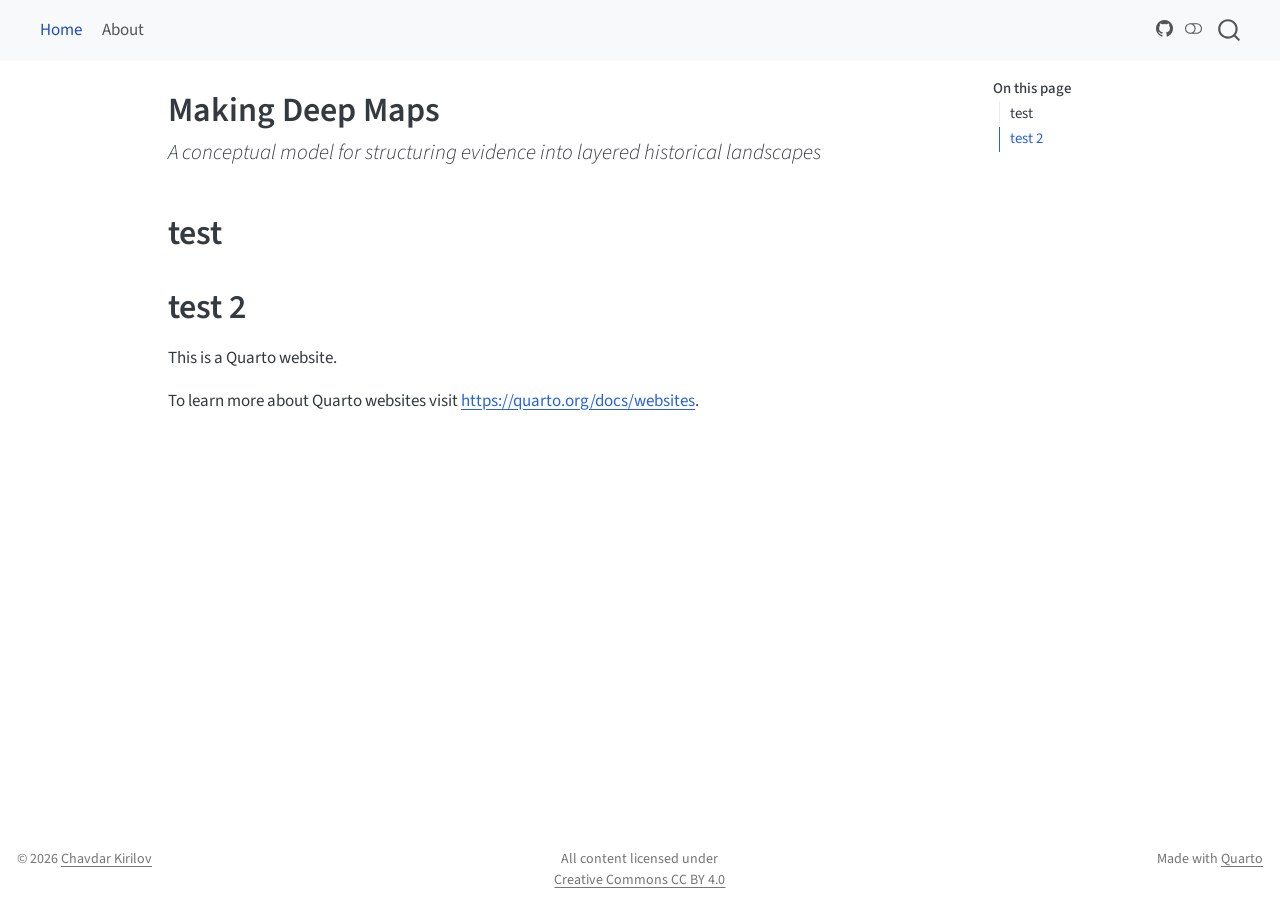
<file: index.html>
<!DOCTYPE html>
<html xmlns="http://www.w3.org/1999/xhtml" lang="en" xml:lang="en"><head>

<meta charset="utf-8">
<meta name="generator" content="quarto-1.9.38">

<meta name="viewport" content="width=device-width, initial-scale=1.0, user-scalable=yes">


<title>Making Deep Maps</title>
<style>
/* Default styles provided by pandoc.
** See https://pandoc.org/MANUAL.html#variables-for-html for config info.
*/
code{white-space: pre-wrap;}
span.smallcaps{font-variant: small-caps;}
div.columns{display: flex; gap: min(4vw, 1.5em);}
div.column{flex: auto; overflow-x: auto;}
div.hanging-indent{margin-left: 1.5em; text-indent: -1.5em;}
ul.task-list{list-style: none;}
ul.task-list li input[type="checkbox"] {
  width: 0.8em;
  margin: 0 0.8em 0.2em -1em; /* quarto-specific, see https://github.com/quarto-dev/quarto-cli/issues/4556 */ 
  vertical-align: middle;
}
</style>


<script src="site_libs/quarto-nav/quarto-nav.js"></script>
<script src="site_libs/quarto-nav/headroom.min.js"></script>
<script src="site_libs/clipboard/clipboard.min.js"></script>
<script src="site_libs/quarto-search/autocomplete.umd.js"></script>
<script src="site_libs/quarto-search/fuse.min.js"></script>
<script src="site_libs/quarto-search/quarto-search.js"></script>
<meta name="quarto:offset" content="./">
<script src="site_libs/quarto-html/quarto.js" type="module"></script>
<script src="site_libs/quarto-html/tabsets/tabsets.js" type="module"></script>
<script src="site_libs/quarto-html/popper.min.js"></script>
<script src="site_libs/quarto-html/tippy.umd.min.js"></script>
<script src="site_libs/quarto-html/anchor.min.js"></script>
<link href="site_libs/quarto-html/tippy.css" rel="stylesheet">
<link href="site_libs/quarto-html/quarto-syntax-highlighting-15634bcf2e68342d4ad2dfa704d543f6.css" rel="stylesheet" class="quarto-color-scheme" id="quarto-text-highlighting-styles">
<link href="site_libs/quarto-html/quarto-syntax-highlighting-dark-0a6b7249c26820e032cb0bd839ff02b1.css" rel="stylesheet" class="quarto-color-scheme quarto-color-alternate" id="quarto-text-highlighting-styles">
<link href="site_libs/quarto-html/quarto-syntax-highlighting-15634bcf2e68342d4ad2dfa704d543f6.css" rel="stylesheet" class="quarto-color-scheme-extra" id="quarto-text-highlighting-styles">
<script src="site_libs/bootstrap/bootstrap.min.js"></script>
<link href="site_libs/bootstrap/bootstrap-icons.css" rel="stylesheet">
<link href="site_libs/bootstrap/bootstrap-8a7168b59ae9a1f3c679c617d7b30f94.min.css" rel="stylesheet" append-hash="true" class="quarto-color-scheme" id="quarto-bootstrap" data-mode="light">
<link href="site_libs/bootstrap/bootstrap-dark-bc3d9bc43c00b896012be8439ec20814.min.css" rel="stylesheet" append-hash="true" class="quarto-color-scheme quarto-color-alternate" id="quarto-bootstrap" data-mode="dark">
<link href="site_libs/bootstrap/bootstrap-8a7168b59ae9a1f3c679c617d7b30f94.min.css" rel="stylesheet" append-hash="true" class="quarto-color-scheme-extra" id="quarto-bootstrap" data-mode="light">
<script id="quarto-search-options" type="application/json">{
  "location": "navbar",
  "copy-button": false,
  "collapse-after": 3,
  "panel-placement": "end",
  "type": "overlay",
  "limit": 50,
  "keyboard-shortcut": [
    "f",
    "/",
    "s"
  ],
  "show-item-context": false,
  "language": {
    "search-no-results-text": "No results",
    "search-matching-documents-text": "matching documents",
    "search-copy-link-title": "Copy link to search",
    "search-hide-matches-text": "Hide additional matches",
    "search-more-match-text": "more match in this document",
    "search-more-matches-text": "more matches in this document",
    "search-clear-button-title": "Clear",
    "search-text-placeholder": "",
    "search-detached-cancel-button-title": "Cancel",
    "search-submit-button-title": "Submit",
    "search-label": "Search"
  }
}</script>


<link rel="stylesheet" href="styles.css">
</head>

<body class="nav-fixed quarto-light"><script id="quarto-html-before-body" type="application/javascript">
    const toggleBodyColorMode = (bsSheetEl) => {
      const mode = bsSheetEl.getAttribute("data-mode");
      const bodyEl = window.document.querySelector("body");
      if (mode === "dark") {
        bodyEl.classList.add("quarto-dark");
        bodyEl.classList.remove("quarto-light");
      } else {
        bodyEl.classList.add("quarto-light");
        bodyEl.classList.remove("quarto-dark");
      }
    }
    const toggleBodyColorPrimary = () => {
      const bsSheetEl = window.document.querySelector("link#quarto-bootstrap:not([rel=disabled-stylesheet])");
      if (bsSheetEl) {
        toggleBodyColorMode(bsSheetEl);
      }
    }
    const setColorSchemeToggle = (alternate) => {
      const toggles = window.document.querySelectorAll('.quarto-color-scheme-toggle');
      for (let i=0; i < toggles.length; i++) {
        const toggle = toggles[i];
        if (toggle) {
          if (alternate) {
            toggle.classList.add("alternate");
          } else {
            toggle.classList.remove("alternate");
          }
        }
      }
    };
    const toggleColorMode = (alternate) => {
      // Switch the stylesheets
      const primaryStylesheets = window.document.querySelectorAll('link.quarto-color-scheme:not(.quarto-color-alternate)');
      const alternateStylesheets = window.document.querySelectorAll('link.quarto-color-scheme.quarto-color-alternate');
      manageTransitions('#quarto-margin-sidebar .nav-link', false);
      if (alternate) {
        // note: dark is layered on light, we don't disable primary!
        enableStylesheet(alternateStylesheets);
        for (const sheetNode of alternateStylesheets) {
          if (sheetNode.id === "quarto-bootstrap") {
            toggleBodyColorMode(sheetNode);
          }
        }
      } else {
        disableStylesheet(alternateStylesheets);
        enableStylesheet(primaryStylesheets)
        toggleBodyColorPrimary();
      }
      manageTransitions('#quarto-margin-sidebar .nav-link', true);
      // Switch the toggles
      setColorSchemeToggle(alternate)
      // Hack to workaround the fact that safari doesn't
      // properly recolor the scrollbar when toggling (#1455)
      if (navigator.userAgent.indexOf('Safari') > 0 && navigator.userAgent.indexOf('Chrome') == -1) {
        manageTransitions("body", false);
        window.scrollTo(0, 1);
        setTimeout(() => {
          window.scrollTo(0, 0);
          manageTransitions("body", true);
        }, 40);
      }
    }
    const disableStylesheet = (stylesheets) => {
      for (let i=0; i < stylesheets.length; i++) {
        const stylesheet = stylesheets[i];
        stylesheet.rel = 'disabled-stylesheet';
      }
    }
    const enableStylesheet = (stylesheets) => {
      for (let i=0; i < stylesheets.length; i++) {
        const stylesheet = stylesheets[i];
        if(stylesheet.rel !== 'stylesheet') { // for Chrome, which will still FOUC without this check
          stylesheet.rel = 'stylesheet';
        }
      }
    }
    const manageTransitions = (selector, allowTransitions) => {
      const els = window.document.querySelectorAll(selector);
      for (let i=0; i < els.length; i++) {
        const el = els[i];
        if (allowTransitions) {
          el.classList.remove('notransition');
        } else {
          el.classList.add('notransition');
        }
      }
    }
    const isFileUrl = () => {
      return window.location.protocol === 'file:';
    }
    const hasAlternateSentinel = () => {
      let styleSentinel = getColorSchemeSentinel();
      if (styleSentinel !== null) {
        return styleSentinel === "alternate";
      } else {
        return false;
      }
    }
    const setStyleSentinel = (alternate) => {
      const value = alternate ? "alternate" : "default";
      if (!isFileUrl()) {
        window.localStorage.setItem("quarto-color-scheme", value);
      } else {
        localAlternateSentinel = value;
      }
    }
    const getColorSchemeSentinel = () => {
      if (!isFileUrl()) {
        const storageValue = window.localStorage.getItem("quarto-color-scheme");
        return storageValue != null ? storageValue : localAlternateSentinel;
      } else {
        return localAlternateSentinel;
      }
    }
    const toggleGiscusIfUsed = (isAlternate, darkModeDefault) => {
      const baseTheme = document.querySelector('#giscus-base-theme')?.value ?? 'light';
      const alternateTheme = document.querySelector('#giscus-alt-theme')?.value ?? 'dark';
      let newTheme = '';
      if(authorPrefersDark) {
        newTheme = isAlternate ? baseTheme : alternateTheme;
      } else {
        newTheme = isAlternate ? alternateTheme : baseTheme;
      }
      const changeGiscusTheme = () => {
        // From: https://github.com/giscus/giscus/issues/336
        const sendMessage = (message) => {
          const iframe = document.querySelector('iframe.giscus-frame');
          if (!iframe) return;
          iframe.contentWindow.postMessage({ giscus: message }, 'https://giscus.app');
        }
        sendMessage({
          setConfig: {
            theme: newTheme
          }
        });
      }
      const isGiscussLoaded = window.document.querySelector('iframe.giscus-frame') !== null;
      if (isGiscussLoaded) {
        changeGiscusTheme();
      }
    };
    const authorPrefersDark = false;
    const darkModeDefault = authorPrefersDark;
      document.querySelector('link#quarto-text-highlighting-styles.quarto-color-scheme-extra').rel = 'disabled-stylesheet';
      document.querySelector('link#quarto-bootstrap.quarto-color-scheme-extra').rel = 'disabled-stylesheet';
    let localAlternateSentinel = darkModeDefault ? 'alternate' : 'default';
    // Dark / light mode switch
    window.quartoToggleColorScheme = () => {
      // Read the current dark / light value
      let toAlternate = !hasAlternateSentinel();
      toggleColorMode(toAlternate);
      setStyleSentinel(toAlternate);
      toggleGiscusIfUsed(toAlternate, darkModeDefault);
      window.dispatchEvent(new Event('resize'));
    };
    // Switch to dark mode if need be
    if (hasAlternateSentinel()) {
      toggleColorMode(true);
    } else {
      toggleColorMode(false);
    }
  </script>

<div id="quarto-search-results"></div>
  <header id="quarto-header" class="headroom fixed-top">
    <nav class="navbar navbar-expand-lg " data-bs-theme="dark">
      <div class="navbar-container container-fluid">
            <div id="quarto-search" class="" title="Search"></div>
          <button class="navbar-toggler" type="button" data-bs-toggle="collapse" data-bs-target="#navbarCollapse" aria-controls="navbarCollapse" role="menu" aria-expanded="false" aria-label="Toggle navigation" onclick="if (window.quartoToggleHeadroom) { window.quartoToggleHeadroom(); }">
  <span class="navbar-toggler-icon"></span>
</button>
          <div class="collapse navbar-collapse" id="navbarCollapse">
            <ul class="navbar-nav navbar-nav-scroll me-auto">
  <li class="nav-item">
    <a class="nav-link active" href="./index.html" aria-current="page"> 
<span class="menu-text">Home</span></a>
  </li>  
  <li class="nav-item">
    <a class="nav-link" href="./about.html"> 
<span class="menu-text">About</span></a>
  </li>  
</ul>
          </div> <!-- /navcollapse -->
            <div class="quarto-navbar-tools">
    <a href="https://github.com/deepmapping/deepmapping.github.io" title="" class="quarto-navigation-tool px-1" aria-label=""><i class="bi bi-github"></i></a>
  <a href="" class="quarto-color-scheme-toggle quarto-navigation-tool  px-1" onclick="window.quartoToggleColorScheme(); return false;" title="Toggle dark mode"><i class="bi"></i></a>
</div>
      </div> <!-- /container-fluid -->
    </nav>
</header>
<!-- content -->
<div id="quarto-content" class="quarto-container page-columns page-rows-contents page-layout-article page-navbar">
<!-- sidebar -->
<!-- margin-sidebar -->
    <div id="quarto-margin-sidebar" class="sidebar margin-sidebar">
        <nav id="TOC" role="doc-toc" class="toc-active">
    <h2 id="toc-title">On this page</h2>
   
  <ul>
  <li><a href="#test" id="toc-test" class="nav-link active" data-scroll-target="#test">test</a></li>
  <li><a href="#test-2" id="toc-test-2" class="nav-link" data-scroll-target="#test-2">test 2</a></li>
  </ul>
</nav>
    </div>
<!-- main -->
<main class="content" id="quarto-document-content">


<header id="title-block-header" class="quarto-title-block default">
<div class="quarto-title">
<h1 class="title">Making Deep Maps</h1>
<p class="subtitle lead"><em>A conceptual model for structuring evidence into layered historical landscapes</em></p>
</div>



<div class="quarto-title-meta">

    
  
    
  </div>
  


</header>


<section id="test" class="level1">
<h1>test</h1>
</section>
<section id="test-2" class="level1">
<h1>test 2</h1>
<p>This is a Quarto website.</p>
<p>To learn more about Quarto websites visit <a href="https://quarto.org/docs/websites" class="uri">https://quarto.org/docs/websites</a>.</p>


</section>

</main> <!-- /main -->
<script id="quarto-html-after-body" type="application/javascript">
  window.document.addEventListener("DOMContentLoaded", function (event) {
    // Ensure there is a toggle, if there isn't float one in the top right
    if (window.document.querySelector('.quarto-color-scheme-toggle') === null) {
      const a = window.document.createElement('a');
      a.classList.add('top-right');
      a.classList.add('quarto-color-scheme-toggle');
      a.href = "";
      a.onclick = function() { try { window.quartoToggleColorScheme(); } catch {} return false; };
      const i = window.document.createElement("i");
      i.classList.add('bi');
      a.appendChild(i);
      window.document.body.appendChild(a);
    }
    setColorSchemeToggle(hasAlternateSentinel())
    const icon = "";
    const anchorJS = new window.AnchorJS();
    anchorJS.options = {
      placement: 'right',
      icon: icon
    };
    anchorJS.add('.anchored');
    const isCodeAnnotation = (el) => {
      for (const clz of el.classList) {
        if (clz.startsWith('code-annotation-')) {                     
          return true;
        }
      }
      return false;
    }
    const onCopySuccess = function(e) {
      // button target
      const button = e.trigger;
      // don't keep focus
      button.blur();
      // flash "checked"
      button.classList.add('code-copy-button-checked');
      var currentTitle = button.getAttribute("title");
      button.setAttribute("title", "Copied!");
      let tooltip;
      if (window.bootstrap) {
        button.setAttribute("data-bs-toggle", "tooltip");
        button.setAttribute("data-bs-placement", "left");
        button.setAttribute("data-bs-title", "Copied!");
        tooltip = new bootstrap.Tooltip(button, 
          { trigger: "manual", 
            customClass: "code-copy-button-tooltip",
            offset: [0, -8]});
        tooltip.show();    
      }
      setTimeout(function() {
        if (tooltip) {
          tooltip.hide();
          button.removeAttribute("data-bs-title");
          button.removeAttribute("data-bs-toggle");
          button.removeAttribute("data-bs-placement");
        }
        button.setAttribute("title", currentTitle);
        button.classList.remove('code-copy-button-checked');
      }, 1000);
      // clear code selection
      e.clearSelection();
    }
    const getTextToCopy = function(trigger) {
      const outerScaffold = trigger.parentElement.cloneNode(true);
      const codeEl = outerScaffold.querySelector('code');
      for (const childEl of codeEl.children) {
        if (isCodeAnnotation(childEl)) {
          childEl.remove();
        }
      }
      return codeEl.innerText;
    }
    const clipboard = new window.ClipboardJS('.code-copy-button:not([data-in-quarto-modal])', {
      text: getTextToCopy
    });
    clipboard.on('success', onCopySuccess);
    if (window.document.getElementById('quarto-embedded-source-code-modal')) {
      const clipboardModal = new window.ClipboardJS('.code-copy-button[data-in-quarto-modal]', {
        text: getTextToCopy,
        container: window.document.getElementById('quarto-embedded-source-code-modal')
      });
      clipboardModal.on('success', onCopySuccess);
    }
      var localhostRegex = new RegExp(/^(?:http|https):\/\/localhost\:?[0-9]*\//);
      var mailtoRegex = new RegExp(/^mailto:/);
        var filterRegex = new RegExp("https:\/\/deepmapping\.github\.io\/");
      var isInternal = (href) => {
          return filterRegex.test(href) || localhostRegex.test(href) || mailtoRegex.test(href);
      }
      // Inspect non-navigation links and adorn them if external
     var links = window.document.querySelectorAll('a[href]:not(.nav-link):not(.navbar-brand):not(.toc-action):not(.sidebar-link):not(.sidebar-item-toggle):not(.pagination-link):not(.no-external):not([aria-hidden]):not(.dropdown-item):not(.quarto-navigation-tool):not(.about-link)');
      for (var i=0; i<links.length; i++) {
        const link = links[i];
        if (!isInternal(link.href)) {
          // undo the damage that might have been done by quarto-nav.js in the case of
          // links that we want to consider external
          if (link.dataset.originalHref !== undefined) {
            link.href = link.dataset.originalHref;
          }
        }
      }
    function tippyHover(el, contentFn, onTriggerFn, onUntriggerFn) {
      const config = {
        allowHTML: true,
        maxWidth: 500,
        delay: 100,
        arrow: false,
        appendTo: function(el) {
            return el.parentElement;
        },
        interactive: true,
        interactiveBorder: 10,
        theme: 'quarto',
        placement: 'bottom-start',
      };
      if (contentFn) {
        config.content = contentFn;
      }
      if (onTriggerFn) {
        config.onTrigger = onTriggerFn;
      }
      if (onUntriggerFn) {
        config.onUntrigger = onUntriggerFn;
      }
      window.tippy(el, config); 
    }
    const noterefs = window.document.querySelectorAll('a[role="doc-noteref"]');
    for (var i=0; i<noterefs.length; i++) {
      const ref = noterefs[i];
      tippyHover(ref, function() {
        // use id or data attribute instead here
        let href = ref.getAttribute('data-footnote-href') || ref.getAttribute('href');
        try { href = new URL(href).hash; } catch {}
        const id = href.replace(/^#\/?/, "");
        const note = window.document.getElementById(id);
        if (note) {
          return note.innerHTML;
        } else {
          return "";
        }
      });
    }
    const xrefs = window.document.querySelectorAll('a.quarto-xref');
    const processXRef = (id, note) => {
      // Strip column container classes
      const stripColumnClz = (el) => {
        el.classList.remove("page-full", "page-columns");
        if (el.children) {
          for (const child of el.children) {
            stripColumnClz(child);
          }
        }
      }
      stripColumnClz(note)
      if (id === null || id.startsWith('sec-')) {
        // Special case sections, only their first couple elements
        const container = document.createElement("div");
        if (note.children && note.children.length > 2) {
          container.appendChild(note.children[0].cloneNode(true));
          for (let i = 1; i < note.children.length; i++) {
            const child = note.children[i];
            if (child.tagName === "P" && child.innerText === "") {
              continue;
            } else {
              container.appendChild(child.cloneNode(true));
              break;
            }
          }
          if (window.Quarto?.typesetMath) {
            window.Quarto.typesetMath(container);
          }
          return container.innerHTML
        } else {
          if (window.Quarto?.typesetMath) {
            window.Quarto.typesetMath(note);
          }
          return note.innerHTML;
        }
      } else {
        // Remove any anchor links if they are present
        const anchorLink = note.querySelector('a.anchorjs-link');
        if (anchorLink) {
          anchorLink.remove();
        }
        if (window.Quarto?.typesetMath) {
          window.Quarto.typesetMath(note);
        }
        if (note.classList.contains("callout")) {
          return note.outerHTML;
        } else {
          return note.innerHTML;
        }
      }
    }
    for (var i=0; i<xrefs.length; i++) {
      const xref = xrefs[i];
      tippyHover(xref, undefined, function(instance) {
        instance.disable();
        let url = xref.getAttribute('href');
        let hash = undefined; 
        if (url.startsWith('#')) {
          hash = url;
        } else {
          try { hash = new URL(url).hash; } catch {}
        }
        if (hash) {
          const id = hash.replace(/^#\/?/, "");
          const note = window.document.getElementById(id);
          if (note !== null) {
            try {
              const html = processXRef(id, note.cloneNode(true));
              instance.setContent(html);
            } finally {
              instance.enable();
              instance.show();
            }
          } else {
            // See if we can fetch this
            fetch(url.split('#')[0])
            .then(res => res.text())
            .then(html => {
              const parser = new DOMParser();
              const htmlDoc = parser.parseFromString(html, "text/html");
              const note = htmlDoc.getElementById(id);
              if (note !== null) {
                const html = processXRef(id, note);
                instance.setContent(html);
              } 
            }).finally(() => {
              instance.enable();
              instance.show();
            });
          }
        } else {
          // See if we can fetch a full url (with no hash to target)
          // This is a special case and we should probably do some content thinning / targeting
          fetch(url)
          .then(res => res.text())
          .then(html => {
            const parser = new DOMParser();
            const htmlDoc = parser.parseFromString(html, "text/html");
            const note = htmlDoc.querySelector('main.content');
            if (note !== null) {
              // This should only happen for chapter cross references
              // (since there is no id in the URL)
              // remove the first header
              if (note.children.length > 0 && note.children[0].tagName === "HEADER") {
                note.children[0].remove();
              }
              const html = processXRef(null, note);
              instance.setContent(html);
            } 
          }).finally(() => {
            instance.enable();
            instance.show();
          });
        }
      }, function(instance) {
      });
    }
        let selectedAnnoteEl;
        const selectorForAnnotation = ( cell, annotation) => {
          let cellAttr = 'data-code-cell="' + cell + '"';
          let lineAttr = 'data-code-annotation="' +  annotation + '"';
          const selector = 'span[' + cellAttr + '][' + lineAttr + ']';
          return selector;
        }
        const selectCodeLines = (annoteEl) => {
          const doc = window.document;
          const targetCell = annoteEl.getAttribute("data-target-cell");
          const targetAnnotation = annoteEl.getAttribute("data-target-annotation");
          const annoteSpan = window.document.querySelector(selectorForAnnotation(targetCell, targetAnnotation));
          const lines = annoteSpan.getAttribute("data-code-lines").split(",");
          const lineIds = lines.map((line) => {
            return targetCell + "-" + line;
          })
          let top = null;
          let height = null;
          let parent = null;
          if (lineIds.length > 0) {
              //compute the position of the single el (top and bottom and make a div)
              const el = window.document.getElementById(lineIds[0]);
              top = el.offsetTop;
              height = el.offsetHeight;
              parent = el.parentElement.parentElement;
            if (lineIds.length > 1) {
              const lastEl = window.document.getElementById(lineIds[lineIds.length - 1]);
              const bottom = lastEl.offsetTop + lastEl.offsetHeight;
              height = bottom - top;
            }
            if (top !== null && height !== null && parent !== null) {
              // cook up a div (if necessary) and position it 
              let div = window.document.getElementById("code-annotation-line-highlight");
              if (div === null) {
                div = window.document.createElement("div");
                div.setAttribute("id", "code-annotation-line-highlight");
                div.style.position = 'absolute';
                parent.appendChild(div);
              }
              div.style.top = top - 2 + "px";
              div.style.height = height + 4 + "px";
              div.style.left = 0;
              let gutterDiv = window.document.getElementById("code-annotation-line-highlight-gutter");
              if (gutterDiv === null) {
                gutterDiv = window.document.createElement("div");
                gutterDiv.setAttribute("id", "code-annotation-line-highlight-gutter");
                gutterDiv.style.position = 'absolute';
                const codeCell = window.document.getElementById(targetCell);
                const gutter = codeCell.querySelector('.code-annotation-gutter');
                gutter.appendChild(gutterDiv);
              }
              gutterDiv.style.top = top - 2 + "px";
              gutterDiv.style.height = height + 4 + "px";
            }
            selectedAnnoteEl = annoteEl;
          }
        };
        const unselectCodeLines = () => {
          const elementsIds = ["code-annotation-line-highlight", "code-annotation-line-highlight-gutter"];
          elementsIds.forEach((elId) => {
            const div = window.document.getElementById(elId);
            if (div) {
              div.remove();
            }
          });
          selectedAnnoteEl = undefined;
        };
          // Handle positioning of the toggle
      window.addEventListener(
        "resize",
        throttle(() => {
          elRect = undefined;
          if (selectedAnnoteEl) {
            selectCodeLines(selectedAnnoteEl);
          }
        }, 10)
      );
      function throttle(fn, ms) {
      let throttle = false;
      let timer;
        return (...args) => {
          if(!throttle) { // first call gets through
              fn.apply(this, args);
              throttle = true;
          } else { // all the others get throttled
              if(timer) clearTimeout(timer); // cancel #2
              timer = setTimeout(() => {
                fn.apply(this, args);
                timer = throttle = false;
              }, ms);
          }
        };
      }
        // Attach click handler to the DT
        const annoteDls = window.document.querySelectorAll('dt[data-target-cell]');
        for (const annoteDlNode of annoteDls) {
          annoteDlNode.addEventListener('click', (event) => {
            const clickedEl = event.target;
            if (clickedEl !== selectedAnnoteEl) {
              unselectCodeLines();
              const activeEl = window.document.querySelector('dt[data-target-cell].code-annotation-active');
              if (activeEl) {
                activeEl.classList.remove('code-annotation-active');
              }
              selectCodeLines(clickedEl);
              clickedEl.classList.add('code-annotation-active');
            } else {
              // Unselect the line
              unselectCodeLines();
              clickedEl.classList.remove('code-annotation-active');
            }
          });
        }
    const findCites = (el) => {
      const parentEl = el.parentElement;
      if (parentEl) {
        const cites = parentEl.dataset.cites;
        if (cites) {
          return {
            el,
            cites: cites.split(' ')
          };
        } else {
          return findCites(el.parentElement)
        }
      } else {
        return undefined;
      }
    };
    var bibliorefs = window.document.querySelectorAll('a[role="doc-biblioref"]');
    for (var i=0; i<bibliorefs.length; i++) {
      const ref = bibliorefs[i];
      const citeInfo = findCites(ref);
      if (citeInfo) {
        tippyHover(citeInfo.el, function() {
          var popup = window.document.createElement('div');
          citeInfo.cites.forEach(function(cite) {
            var citeDiv = window.document.createElement('div');
            citeDiv.classList.add('hanging-indent');
            citeDiv.classList.add('csl-entry');
            var biblioDiv = window.document.getElementById('ref-' + cite);
            if (biblioDiv) {
              citeDiv.innerHTML = biblioDiv.innerHTML;
            }
            popup.appendChild(citeDiv);
          });
          return popup.innerHTML;
        });
      }
    }
  });
  </script>
</div> <!-- /content -->
<footer class="footer">
  <div class="nav-footer">
    <div class="nav-footer-left">
<p>© 2026 <a href="https://orcid.org/0000-0003-3017-0636">Chavdar Kirilov</a></p>
</div>   
    <div class="nav-footer-center">
<p>All content licensed under<br><a href="https://creativecommons.org/licenses/by/4.0/">Creative Commons CC BY 4.0</a></p>
</div>
    <div class="nav-footer-right">
<p>Made with <a href="https://quarto.org">Quarto</a></p>
</div>
  </div>
</footer>




</body></html>
</file>
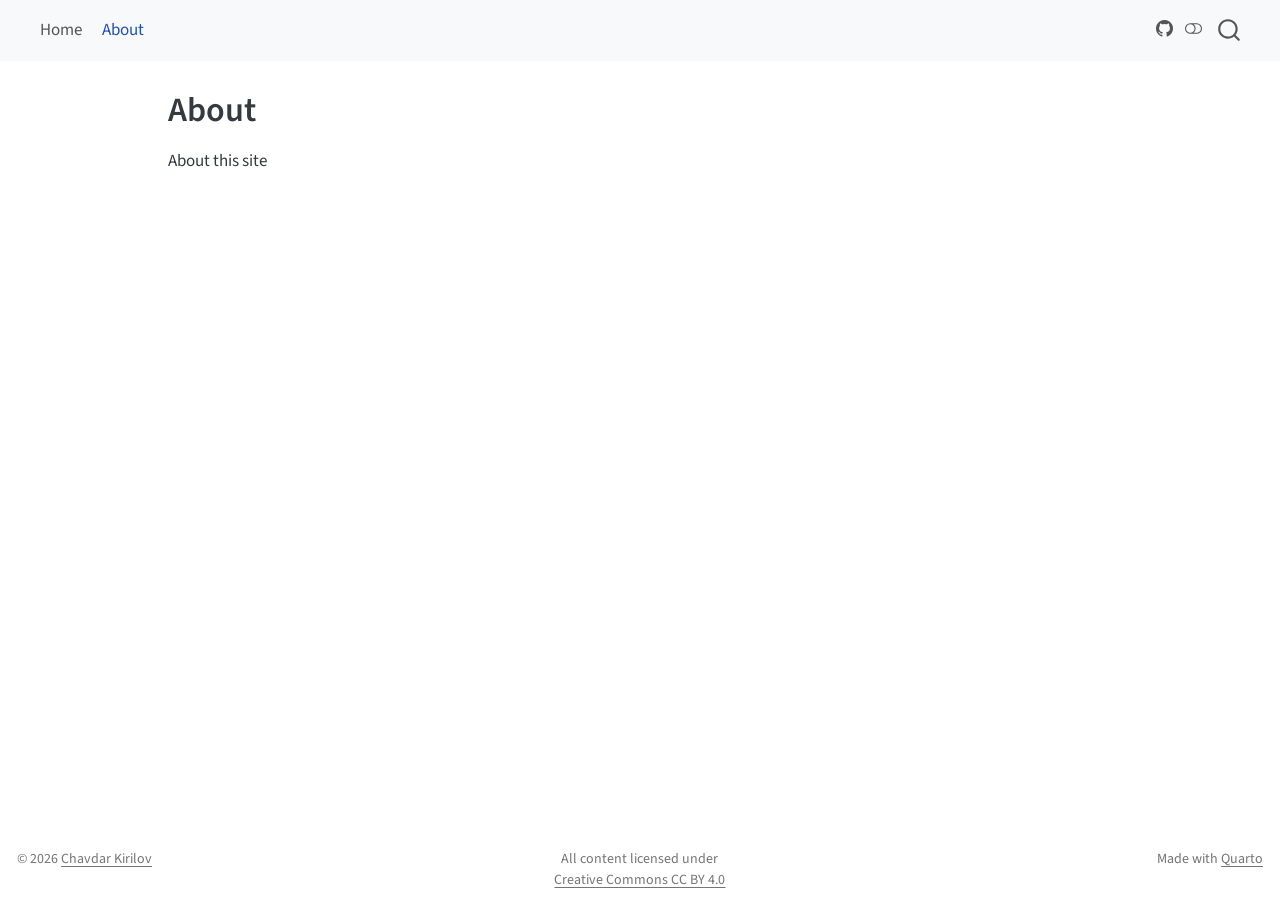
<file: about.html>
<!DOCTYPE html>
<html xmlns="http://www.w3.org/1999/xhtml" lang="en" xml:lang="en"><head>

<meta charset="utf-8">
<meta name="generator" content="quarto-1.9.38">

<meta name="viewport" content="width=device-width, initial-scale=1.0, user-scalable=yes">


<title>About</title>
<style>
/* Default styles provided by pandoc.
** See https://pandoc.org/MANUAL.html#variables-for-html for config info.
*/
code{white-space: pre-wrap;}
span.smallcaps{font-variant: small-caps;}
div.columns{display: flex; gap: min(4vw, 1.5em);}
div.column{flex: auto; overflow-x: auto;}
div.hanging-indent{margin-left: 1.5em; text-indent: -1.5em;}
ul.task-list{list-style: none;}
ul.task-list li input[type="checkbox"] {
  width: 0.8em;
  margin: 0 0.8em 0.2em -1em; /* quarto-specific, see https://github.com/quarto-dev/quarto-cli/issues/4556 */ 
  vertical-align: middle;
}
</style>


<script src="site_libs/quarto-nav/quarto-nav.js"></script>
<script src="site_libs/quarto-nav/headroom.min.js"></script>
<script src="site_libs/clipboard/clipboard.min.js"></script>
<script src="site_libs/quarto-search/autocomplete.umd.js"></script>
<script src="site_libs/quarto-search/fuse.min.js"></script>
<script src="site_libs/quarto-search/quarto-search.js"></script>
<meta name="quarto:offset" content="./">
<script src="site_libs/quarto-html/quarto.js" type="module"></script>
<script src="site_libs/quarto-html/tabsets/tabsets.js" type="module"></script>
<script src="site_libs/quarto-html/popper.min.js"></script>
<script src="site_libs/quarto-html/tippy.umd.min.js"></script>
<script src="site_libs/quarto-html/anchor.min.js"></script>
<link href="site_libs/quarto-html/tippy.css" rel="stylesheet">
<link href="site_libs/quarto-html/quarto-syntax-highlighting-15634bcf2e68342d4ad2dfa704d543f6.css" rel="stylesheet" class="quarto-color-scheme" id="quarto-text-highlighting-styles">
<link href="site_libs/quarto-html/quarto-syntax-highlighting-dark-0a6b7249c26820e032cb0bd839ff02b1.css" rel="stylesheet" class="quarto-color-scheme quarto-color-alternate" id="quarto-text-highlighting-styles">
<link href="site_libs/quarto-html/quarto-syntax-highlighting-15634bcf2e68342d4ad2dfa704d543f6.css" rel="stylesheet" class="quarto-color-scheme-extra" id="quarto-text-highlighting-styles">
<script src="site_libs/bootstrap/bootstrap.min.js"></script>
<link href="site_libs/bootstrap/bootstrap-icons.css" rel="stylesheet">
<link href="site_libs/bootstrap/bootstrap-8a7168b59ae9a1f3c679c617d7b30f94.min.css" rel="stylesheet" append-hash="true" class="quarto-color-scheme" id="quarto-bootstrap" data-mode="light">
<link href="site_libs/bootstrap/bootstrap-dark-bc3d9bc43c00b896012be8439ec20814.min.css" rel="stylesheet" append-hash="true" class="quarto-color-scheme quarto-color-alternate" id="quarto-bootstrap" data-mode="dark">
<link href="site_libs/bootstrap/bootstrap-8a7168b59ae9a1f3c679c617d7b30f94.min.css" rel="stylesheet" append-hash="true" class="quarto-color-scheme-extra" id="quarto-bootstrap" data-mode="light">
<script id="quarto-search-options" type="application/json">{
  "location": "navbar",
  "copy-button": false,
  "collapse-after": 3,
  "panel-placement": "end",
  "type": "overlay",
  "limit": 50,
  "keyboard-shortcut": [
    "f",
    "/",
    "s"
  ],
  "show-item-context": false,
  "language": {
    "search-no-results-text": "No results",
    "search-matching-documents-text": "matching documents",
    "search-copy-link-title": "Copy link to search",
    "search-hide-matches-text": "Hide additional matches",
    "search-more-match-text": "more match in this document",
    "search-more-matches-text": "more matches in this document",
    "search-clear-button-title": "Clear",
    "search-text-placeholder": "",
    "search-detached-cancel-button-title": "Cancel",
    "search-submit-button-title": "Submit",
    "search-label": "Search"
  }
}</script>


<link rel="stylesheet" href="styles.css">
</head>

<body class="nav-fixed quarto-light"><script id="quarto-html-before-body" type="application/javascript">
    const toggleBodyColorMode = (bsSheetEl) => {
      const mode = bsSheetEl.getAttribute("data-mode");
      const bodyEl = window.document.querySelector("body");
      if (mode === "dark") {
        bodyEl.classList.add("quarto-dark");
        bodyEl.classList.remove("quarto-light");
      } else {
        bodyEl.classList.add("quarto-light");
        bodyEl.classList.remove("quarto-dark");
      }
    }
    const toggleBodyColorPrimary = () => {
      const bsSheetEl = window.document.querySelector("link#quarto-bootstrap:not([rel=disabled-stylesheet])");
      if (bsSheetEl) {
        toggleBodyColorMode(bsSheetEl);
      }
    }
    const setColorSchemeToggle = (alternate) => {
      const toggles = window.document.querySelectorAll('.quarto-color-scheme-toggle');
      for (let i=0; i < toggles.length; i++) {
        const toggle = toggles[i];
        if (toggle) {
          if (alternate) {
            toggle.classList.add("alternate");
          } else {
            toggle.classList.remove("alternate");
          }
        }
      }
    };
    const toggleColorMode = (alternate) => {
      // Switch the stylesheets
      const primaryStylesheets = window.document.querySelectorAll('link.quarto-color-scheme:not(.quarto-color-alternate)');
      const alternateStylesheets = window.document.querySelectorAll('link.quarto-color-scheme.quarto-color-alternate');
      manageTransitions('#quarto-margin-sidebar .nav-link', false);
      if (alternate) {
        // note: dark is layered on light, we don't disable primary!
        enableStylesheet(alternateStylesheets);
        for (const sheetNode of alternateStylesheets) {
          if (sheetNode.id === "quarto-bootstrap") {
            toggleBodyColorMode(sheetNode);
          }
        }
      } else {
        disableStylesheet(alternateStylesheets);
        enableStylesheet(primaryStylesheets)
        toggleBodyColorPrimary();
      }
      manageTransitions('#quarto-margin-sidebar .nav-link', true);
      // Switch the toggles
      setColorSchemeToggle(alternate)
      // Hack to workaround the fact that safari doesn't
      // properly recolor the scrollbar when toggling (#1455)
      if (navigator.userAgent.indexOf('Safari') > 0 && navigator.userAgent.indexOf('Chrome') == -1) {
        manageTransitions("body", false);
        window.scrollTo(0, 1);
        setTimeout(() => {
          window.scrollTo(0, 0);
          manageTransitions("body", true);
        }, 40);
      }
    }
    const disableStylesheet = (stylesheets) => {
      for (let i=0; i < stylesheets.length; i++) {
        const stylesheet = stylesheets[i];
        stylesheet.rel = 'disabled-stylesheet';
      }
    }
    const enableStylesheet = (stylesheets) => {
      for (let i=0; i < stylesheets.length; i++) {
        const stylesheet = stylesheets[i];
        if(stylesheet.rel !== 'stylesheet') { // for Chrome, which will still FOUC without this check
          stylesheet.rel = 'stylesheet';
        }
      }
    }
    const manageTransitions = (selector, allowTransitions) => {
      const els = window.document.querySelectorAll(selector);
      for (let i=0; i < els.length; i++) {
        const el = els[i];
        if (allowTransitions) {
          el.classList.remove('notransition');
        } else {
          el.classList.add('notransition');
        }
      }
    }
    const isFileUrl = () => {
      return window.location.protocol === 'file:';
    }
    const hasAlternateSentinel = () => {
      let styleSentinel = getColorSchemeSentinel();
      if (styleSentinel !== null) {
        return styleSentinel === "alternate";
      } else {
        return false;
      }
    }
    const setStyleSentinel = (alternate) => {
      const value = alternate ? "alternate" : "default";
      if (!isFileUrl()) {
        window.localStorage.setItem("quarto-color-scheme", value);
      } else {
        localAlternateSentinel = value;
      }
    }
    const getColorSchemeSentinel = () => {
      if (!isFileUrl()) {
        const storageValue = window.localStorage.getItem("quarto-color-scheme");
        return storageValue != null ? storageValue : localAlternateSentinel;
      } else {
        return localAlternateSentinel;
      }
    }
    const toggleGiscusIfUsed = (isAlternate, darkModeDefault) => {
      const baseTheme = document.querySelector('#giscus-base-theme')?.value ?? 'light';
      const alternateTheme = document.querySelector('#giscus-alt-theme')?.value ?? 'dark';
      let newTheme = '';
      if(authorPrefersDark) {
        newTheme = isAlternate ? baseTheme : alternateTheme;
      } else {
        newTheme = isAlternate ? alternateTheme : baseTheme;
      }
      const changeGiscusTheme = () => {
        // From: https://github.com/giscus/giscus/issues/336
        const sendMessage = (message) => {
          const iframe = document.querySelector('iframe.giscus-frame');
          if (!iframe) return;
          iframe.contentWindow.postMessage({ giscus: message }, 'https://giscus.app');
        }
        sendMessage({
          setConfig: {
            theme: newTheme
          }
        });
      }
      const isGiscussLoaded = window.document.querySelector('iframe.giscus-frame') !== null;
      if (isGiscussLoaded) {
        changeGiscusTheme();
      }
    };
    const authorPrefersDark = false;
    const darkModeDefault = authorPrefersDark;
      document.querySelector('link#quarto-text-highlighting-styles.quarto-color-scheme-extra').rel = 'disabled-stylesheet';
      document.querySelector('link#quarto-bootstrap.quarto-color-scheme-extra').rel = 'disabled-stylesheet';
    let localAlternateSentinel = darkModeDefault ? 'alternate' : 'default';
    // Dark / light mode switch
    window.quartoToggleColorScheme = () => {
      // Read the current dark / light value
      let toAlternate = !hasAlternateSentinel();
      toggleColorMode(toAlternate);
      setStyleSentinel(toAlternate);
      toggleGiscusIfUsed(toAlternate, darkModeDefault);
      window.dispatchEvent(new Event('resize'));
    };
    // Switch to dark mode if need be
    if (hasAlternateSentinel()) {
      toggleColorMode(true);
    } else {
      toggleColorMode(false);
    }
  </script>

<div id="quarto-search-results"></div>
  <header id="quarto-header" class="headroom fixed-top">
    <nav class="navbar navbar-expand-lg " data-bs-theme="dark">
      <div class="navbar-container container-fluid">
            <div id="quarto-search" class="" title="Search"></div>
          <button class="navbar-toggler" type="button" data-bs-toggle="collapse" data-bs-target="#navbarCollapse" aria-controls="navbarCollapse" role="menu" aria-expanded="false" aria-label="Toggle navigation" onclick="if (window.quartoToggleHeadroom) { window.quartoToggleHeadroom(); }">
  <span class="navbar-toggler-icon"></span>
</button>
          <div class="collapse navbar-collapse" id="navbarCollapse">
            <ul class="navbar-nav navbar-nav-scroll me-auto">
  <li class="nav-item">
    <a class="nav-link" href="./index.html"> 
<span class="menu-text">Home</span></a>
  </li>  
  <li class="nav-item">
    <a class="nav-link active" href="./about.html" aria-current="page"> 
<span class="menu-text">About</span></a>
  </li>  
</ul>
          </div> <!-- /navcollapse -->
            <div class="quarto-navbar-tools">
    <a href="https://github.com/deepmapping/deepmapping.github.io" title="" class="quarto-navigation-tool px-1" aria-label=""><i class="bi bi-github"></i></a>
  <a href="" class="quarto-color-scheme-toggle quarto-navigation-tool  px-1" onclick="window.quartoToggleColorScheme(); return false;" title="Toggle dark mode"><i class="bi"></i></a>
</div>
      </div> <!-- /container-fluid -->
    </nav>
</header>
<!-- content -->
<div id="quarto-content" class="quarto-container page-columns page-rows-contents page-layout-article page-navbar">
<!-- sidebar -->
<!-- margin-sidebar -->
    <div id="quarto-margin-sidebar" class="sidebar margin-sidebar zindex-bottom">
        
    </div>
<!-- main -->
<main class="content" id="quarto-document-content">


<header id="title-block-header" class="quarto-title-block default">
<div class="quarto-title">
<h1 class="title">About</h1>
</div>



<div class="quarto-title-meta">

    
  
    
  </div>
  


</header>


<p>About this site</p>



</main> <!-- /main -->
<script id="quarto-html-after-body" type="application/javascript">
  window.document.addEventListener("DOMContentLoaded", function (event) {
    // Ensure there is a toggle, if there isn't float one in the top right
    if (window.document.querySelector('.quarto-color-scheme-toggle') === null) {
      const a = window.document.createElement('a');
      a.classList.add('top-right');
      a.classList.add('quarto-color-scheme-toggle');
      a.href = "";
      a.onclick = function() { try { window.quartoToggleColorScheme(); } catch {} return false; };
      const i = window.document.createElement("i");
      i.classList.add('bi');
      a.appendChild(i);
      window.document.body.appendChild(a);
    }
    setColorSchemeToggle(hasAlternateSentinel())
    const icon = "";
    const anchorJS = new window.AnchorJS();
    anchorJS.options = {
      placement: 'right',
      icon: icon
    };
    anchorJS.add('.anchored');
    const isCodeAnnotation = (el) => {
      for (const clz of el.classList) {
        if (clz.startsWith('code-annotation-')) {                     
          return true;
        }
      }
      return false;
    }
    const onCopySuccess = function(e) {
      // button target
      const button = e.trigger;
      // don't keep focus
      button.blur();
      // flash "checked"
      button.classList.add('code-copy-button-checked');
      var currentTitle = button.getAttribute("title");
      button.setAttribute("title", "Copied!");
      let tooltip;
      if (window.bootstrap) {
        button.setAttribute("data-bs-toggle", "tooltip");
        button.setAttribute("data-bs-placement", "left");
        button.setAttribute("data-bs-title", "Copied!");
        tooltip = new bootstrap.Tooltip(button, 
          { trigger: "manual", 
            customClass: "code-copy-button-tooltip",
            offset: [0, -8]});
        tooltip.show();    
      }
      setTimeout(function() {
        if (tooltip) {
          tooltip.hide();
          button.removeAttribute("data-bs-title");
          button.removeAttribute("data-bs-toggle");
          button.removeAttribute("data-bs-placement");
        }
        button.setAttribute("title", currentTitle);
        button.classList.remove('code-copy-button-checked');
      }, 1000);
      // clear code selection
      e.clearSelection();
    }
    const getTextToCopy = function(trigger) {
      const outerScaffold = trigger.parentElement.cloneNode(true);
      const codeEl = outerScaffold.querySelector('code');
      for (const childEl of codeEl.children) {
        if (isCodeAnnotation(childEl)) {
          childEl.remove();
        }
      }
      return codeEl.innerText;
    }
    const clipboard = new window.ClipboardJS('.code-copy-button:not([data-in-quarto-modal])', {
      text: getTextToCopy
    });
    clipboard.on('success', onCopySuccess);
    if (window.document.getElementById('quarto-embedded-source-code-modal')) {
      const clipboardModal = new window.ClipboardJS('.code-copy-button[data-in-quarto-modal]', {
        text: getTextToCopy,
        container: window.document.getElementById('quarto-embedded-source-code-modal')
      });
      clipboardModal.on('success', onCopySuccess);
    }
      var localhostRegex = new RegExp(/^(?:http|https):\/\/localhost\:?[0-9]*\//);
      var mailtoRegex = new RegExp(/^mailto:/);
        var filterRegex = new RegExp("https:\/\/deepmapping\.github\.io\/");
      var isInternal = (href) => {
          return filterRegex.test(href) || localhostRegex.test(href) || mailtoRegex.test(href);
      }
      // Inspect non-navigation links and adorn them if external
     var links = window.document.querySelectorAll('a[href]:not(.nav-link):not(.navbar-brand):not(.toc-action):not(.sidebar-link):not(.sidebar-item-toggle):not(.pagination-link):not(.no-external):not([aria-hidden]):not(.dropdown-item):not(.quarto-navigation-tool):not(.about-link)');
      for (var i=0; i<links.length; i++) {
        const link = links[i];
        if (!isInternal(link.href)) {
          // undo the damage that might have been done by quarto-nav.js in the case of
          // links that we want to consider external
          if (link.dataset.originalHref !== undefined) {
            link.href = link.dataset.originalHref;
          }
        }
      }
    function tippyHover(el, contentFn, onTriggerFn, onUntriggerFn) {
      const config = {
        allowHTML: true,
        maxWidth: 500,
        delay: 100,
        arrow: false,
        appendTo: function(el) {
            return el.parentElement;
        },
        interactive: true,
        interactiveBorder: 10,
        theme: 'quarto',
        placement: 'bottom-start',
      };
      if (contentFn) {
        config.content = contentFn;
      }
      if (onTriggerFn) {
        config.onTrigger = onTriggerFn;
      }
      if (onUntriggerFn) {
        config.onUntrigger = onUntriggerFn;
      }
      window.tippy(el, config); 
    }
    const noterefs = window.document.querySelectorAll('a[role="doc-noteref"]');
    for (var i=0; i<noterefs.length; i++) {
      const ref = noterefs[i];
      tippyHover(ref, function() {
        // use id or data attribute instead here
        let href = ref.getAttribute('data-footnote-href') || ref.getAttribute('href');
        try { href = new URL(href).hash; } catch {}
        const id = href.replace(/^#\/?/, "");
        const note = window.document.getElementById(id);
        if (note) {
          return note.innerHTML;
        } else {
          return "";
        }
      });
    }
    const xrefs = window.document.querySelectorAll('a.quarto-xref');
    const processXRef = (id, note) => {
      // Strip column container classes
      const stripColumnClz = (el) => {
        el.classList.remove("page-full", "page-columns");
        if (el.children) {
          for (const child of el.children) {
            stripColumnClz(child);
          }
        }
      }
      stripColumnClz(note)
      if (id === null || id.startsWith('sec-')) {
        // Special case sections, only their first couple elements
        const container = document.createElement("div");
        if (note.children && note.children.length > 2) {
          container.appendChild(note.children[0].cloneNode(true));
          for (let i = 1; i < note.children.length; i++) {
            const child = note.children[i];
            if (child.tagName === "P" && child.innerText === "") {
              continue;
            } else {
              container.appendChild(child.cloneNode(true));
              break;
            }
          }
          if (window.Quarto?.typesetMath) {
            window.Quarto.typesetMath(container);
          }
          return container.innerHTML
        } else {
          if (window.Quarto?.typesetMath) {
            window.Quarto.typesetMath(note);
          }
          return note.innerHTML;
        }
      } else {
        // Remove any anchor links if they are present
        const anchorLink = note.querySelector('a.anchorjs-link');
        if (anchorLink) {
          anchorLink.remove();
        }
        if (window.Quarto?.typesetMath) {
          window.Quarto.typesetMath(note);
        }
        if (note.classList.contains("callout")) {
          return note.outerHTML;
        } else {
          return note.innerHTML;
        }
      }
    }
    for (var i=0; i<xrefs.length; i++) {
      const xref = xrefs[i];
      tippyHover(xref, undefined, function(instance) {
        instance.disable();
        let url = xref.getAttribute('href');
        let hash = undefined; 
        if (url.startsWith('#')) {
          hash = url;
        } else {
          try { hash = new URL(url).hash; } catch {}
        }
        if (hash) {
          const id = hash.replace(/^#\/?/, "");
          const note = window.document.getElementById(id);
          if (note !== null) {
            try {
              const html = processXRef(id, note.cloneNode(true));
              instance.setContent(html);
            } finally {
              instance.enable();
              instance.show();
            }
          } else {
            // See if we can fetch this
            fetch(url.split('#')[0])
            .then(res => res.text())
            .then(html => {
              const parser = new DOMParser();
              const htmlDoc = parser.parseFromString(html, "text/html");
              const note = htmlDoc.getElementById(id);
              if (note !== null) {
                const html = processXRef(id, note);
                instance.setContent(html);
              } 
            }).finally(() => {
              instance.enable();
              instance.show();
            });
          }
        } else {
          // See if we can fetch a full url (with no hash to target)
          // This is a special case and we should probably do some content thinning / targeting
          fetch(url)
          .then(res => res.text())
          .then(html => {
            const parser = new DOMParser();
            const htmlDoc = parser.parseFromString(html, "text/html");
            const note = htmlDoc.querySelector('main.content');
            if (note !== null) {
              // This should only happen for chapter cross references
              // (since there is no id in the URL)
              // remove the first header
              if (note.children.length > 0 && note.children[0].tagName === "HEADER") {
                note.children[0].remove();
              }
              const html = processXRef(null, note);
              instance.setContent(html);
            } 
          }).finally(() => {
            instance.enable();
            instance.show();
          });
        }
      }, function(instance) {
      });
    }
        let selectedAnnoteEl;
        const selectorForAnnotation = ( cell, annotation) => {
          let cellAttr = 'data-code-cell="' + cell + '"';
          let lineAttr = 'data-code-annotation="' +  annotation + '"';
          const selector = 'span[' + cellAttr + '][' + lineAttr + ']';
          return selector;
        }
        const selectCodeLines = (annoteEl) => {
          const doc = window.document;
          const targetCell = annoteEl.getAttribute("data-target-cell");
          const targetAnnotation = annoteEl.getAttribute("data-target-annotation");
          const annoteSpan = window.document.querySelector(selectorForAnnotation(targetCell, targetAnnotation));
          const lines = annoteSpan.getAttribute("data-code-lines").split(",");
          const lineIds = lines.map((line) => {
            return targetCell + "-" + line;
          })
          let top = null;
          let height = null;
          let parent = null;
          if (lineIds.length > 0) {
              //compute the position of the single el (top and bottom and make a div)
              const el = window.document.getElementById(lineIds[0]);
              top = el.offsetTop;
              height = el.offsetHeight;
              parent = el.parentElement.parentElement;
            if (lineIds.length > 1) {
              const lastEl = window.document.getElementById(lineIds[lineIds.length - 1]);
              const bottom = lastEl.offsetTop + lastEl.offsetHeight;
              height = bottom - top;
            }
            if (top !== null && height !== null && parent !== null) {
              // cook up a div (if necessary) and position it 
              let div = window.document.getElementById("code-annotation-line-highlight");
              if (div === null) {
                div = window.document.createElement("div");
                div.setAttribute("id", "code-annotation-line-highlight");
                div.style.position = 'absolute';
                parent.appendChild(div);
              }
              div.style.top = top - 2 + "px";
              div.style.height = height + 4 + "px";
              div.style.left = 0;
              let gutterDiv = window.document.getElementById("code-annotation-line-highlight-gutter");
              if (gutterDiv === null) {
                gutterDiv = window.document.createElement("div");
                gutterDiv.setAttribute("id", "code-annotation-line-highlight-gutter");
                gutterDiv.style.position = 'absolute';
                const codeCell = window.document.getElementById(targetCell);
                const gutter = codeCell.querySelector('.code-annotation-gutter');
                gutter.appendChild(gutterDiv);
              }
              gutterDiv.style.top = top - 2 + "px";
              gutterDiv.style.height = height + 4 + "px";
            }
            selectedAnnoteEl = annoteEl;
          }
        };
        const unselectCodeLines = () => {
          const elementsIds = ["code-annotation-line-highlight", "code-annotation-line-highlight-gutter"];
          elementsIds.forEach((elId) => {
            const div = window.document.getElementById(elId);
            if (div) {
              div.remove();
            }
          });
          selectedAnnoteEl = undefined;
        };
          // Handle positioning of the toggle
      window.addEventListener(
        "resize",
        throttle(() => {
          elRect = undefined;
          if (selectedAnnoteEl) {
            selectCodeLines(selectedAnnoteEl);
          }
        }, 10)
      );
      function throttle(fn, ms) {
      let throttle = false;
      let timer;
        return (...args) => {
          if(!throttle) { // first call gets through
              fn.apply(this, args);
              throttle = true;
          } else { // all the others get throttled
              if(timer) clearTimeout(timer); // cancel #2
              timer = setTimeout(() => {
                fn.apply(this, args);
                timer = throttle = false;
              }, ms);
          }
        };
      }
        // Attach click handler to the DT
        const annoteDls = window.document.querySelectorAll('dt[data-target-cell]');
        for (const annoteDlNode of annoteDls) {
          annoteDlNode.addEventListener('click', (event) => {
            const clickedEl = event.target;
            if (clickedEl !== selectedAnnoteEl) {
              unselectCodeLines();
              const activeEl = window.document.querySelector('dt[data-target-cell].code-annotation-active');
              if (activeEl) {
                activeEl.classList.remove('code-annotation-active');
              }
              selectCodeLines(clickedEl);
              clickedEl.classList.add('code-annotation-active');
            } else {
              // Unselect the line
              unselectCodeLines();
              clickedEl.classList.remove('code-annotation-active');
            }
          });
        }
    const findCites = (el) => {
      const parentEl = el.parentElement;
      if (parentEl) {
        const cites = parentEl.dataset.cites;
        if (cites) {
          return {
            el,
            cites: cites.split(' ')
          };
        } else {
          return findCites(el.parentElement)
        }
      } else {
        return undefined;
      }
    };
    var bibliorefs = window.document.querySelectorAll('a[role="doc-biblioref"]');
    for (var i=0; i<bibliorefs.length; i++) {
      const ref = bibliorefs[i];
      const citeInfo = findCites(ref);
      if (citeInfo) {
        tippyHover(citeInfo.el, function() {
          var popup = window.document.createElement('div');
          citeInfo.cites.forEach(function(cite) {
            var citeDiv = window.document.createElement('div');
            citeDiv.classList.add('hanging-indent');
            citeDiv.classList.add('csl-entry');
            var biblioDiv = window.document.getElementById('ref-' + cite);
            if (biblioDiv) {
              citeDiv.innerHTML = biblioDiv.innerHTML;
            }
            popup.appendChild(citeDiv);
          });
          return popup.innerHTML;
        });
      }
    }
  });
  </script>
</div> <!-- /content -->
<footer class="footer">
  <div class="nav-footer">
    <div class="nav-footer-left">
<p>© 2026 <a href="https://orcid.org/0000-0003-3017-0636">Chavdar Kirilov</a></p>
</div>   
    <div class="nav-footer-center">
<p>All content licensed under<br><a href="https://creativecommons.org/licenses/by/4.0/">Creative Commons CC BY 4.0</a></p>
</div>
    <div class="nav-footer-right">
<p>Made with <a href="https://quarto.org">Quarto</a></p>
</div>
  </div>
</footer>




</body></html>
</file>
<file: site_libs/quarto-html/tippy.css>
.tippy-box[data-animation=fade][data-state=hidden]{opacity:0}[data-tippy-root]{max-width:calc(100vw - 10px)}.tippy-box{position:relative;background-color:#333;color:#fff;border-radius:4px;font-size:14px;line-height:1.4;white-space:normal;outline:0;transition-property:transform,visibility,opacity}.tippy-box[data-placement^=top]>.tippy-arrow{bottom:0}.tippy-box[data-placement^=top]>.tippy-arrow:before{bottom:-7px;left:0;border-width:8px 8px 0;border-top-color:initial;transform-origin:center top}.tippy-box[data-placement^=bottom]>.tippy-arrow{top:0}.tippy-box[data-placement^=bottom]>.tippy-arrow:before{top:-7px;left:0;border-width:0 8px 8px;border-bottom-color:initial;transform-origin:center bottom}.tippy-box[data-placement^=left]>.tippy-arrow{right:0}.tippy-box[data-placement^=left]>.tippy-arrow:before{border-width:8px 0 8px 8px;border-left-color:initial;right:-7px;transform-origin:center left}.tippy-box[data-placement^=right]>.tippy-arrow{left:0}.tippy-box[data-placement^=right]>.tippy-arrow:before{left:-7px;border-width:8px 8px 8px 0;border-right-color:initial;transform-origin:center right}.tippy-box[data-inertia][data-state=visible]{transition-timing-function:cubic-bezier(.54,1.5,.38,1.11)}.tippy-arrow{width:16px;height:16px;color:#333}.tippy-arrow:before{content:"";position:absolute;border-color:transparent;border-style:solid}.tippy-content{position:relative;padding:5px 9px;z-index:1}
</file>
<file: site_libs/quarto-html/quarto-syntax-highlighting-15634bcf2e68342d4ad2dfa704d543f6.css>
/* quarto syntax highlight colors */
:root {
  --quarto-hl-ot-color: #003B4F;
  --quarto-hl-at-color: #657422;
  --quarto-hl-ss-color: #20794D;
  --quarto-hl-an-color: #5E5E5E;
  --quarto-hl-fu-color: #4758AB;
  --quarto-hl-st-color: #20794D;
  --quarto-hl-cf-color: #003B4F;
  --quarto-hl-op-color: #5E5E5E;
  --quarto-hl-er-color: #AD0000;
  --quarto-hl-bn-color: #AD0000;
  --quarto-hl-al-color: #AD0000;
  --quarto-hl-va-color: #111111;
  --quarto-hl-bu-color: inherit;
  --quarto-hl-ex-color: inherit;
  --quarto-hl-pp-color: #AD0000;
  --quarto-hl-in-color: #5E5E5E;
  --quarto-hl-vs-color: #20794D;
  --quarto-hl-wa-color: #5E5E5E;
  --quarto-hl-do-color: #5E5E5E;
  --quarto-hl-im-color: #00769E;
  --quarto-hl-ch-color: #20794D;
  --quarto-hl-dt-color: #AD0000;
  --quarto-hl-fl-color: #AD0000;
  --quarto-hl-co-color: #5E5E5E;
  --quarto-hl-cv-color: #5E5E5E;
  --quarto-hl-cn-color: #8f5902;
  --quarto-hl-sc-color: #5E5E5E;
  --quarto-hl-dv-color: #AD0000;
  --quarto-hl-kw-color: #003B4F;
}

/* other quarto variables */
:root {
  --quarto-font-monospace: SFMono-Regular, Menlo, Monaco, Consolas, "Liberation Mono", "Courier New", monospace;
}

/* syntax highlight based on Pandoc's rules */
pre > code.sourceCode > span {
  color: #003B4F;
}

code.sourceCode > span {
  color: #003B4F;
}

div.sourceCode,
div.sourceCode pre.sourceCode {
  color: #003B4F;
}

/* Normal */
code span {
  color: #003B4F;
}

/* Alert */
code span.al {
  color: #AD0000;
  font-style: inherit;
}

/* Annotation */
code span.an {
  color: #5E5E5E;
  font-style: inherit;
}

/* Attribute */
code span.at {
  color: #657422;
  font-style: inherit;
}

/* BaseN */
code span.bn {
  color: #AD0000;
  font-style: inherit;
}

/* BuiltIn */
code span.bu {
  font-style: inherit;
}

/* ControlFlow */
code span.cf {
  color: #003B4F;
  font-weight: bold;
  font-style: inherit;
}

/* Char */
code span.ch {
  color: #20794D;
  font-style: inherit;
}

/* Constant */
code span.cn {
  color: #8f5902;
  font-style: inherit;
}

/* Comment */
code span.co {
  color: #5E5E5E;
  font-style: inherit;
}

/* CommentVar */
code span.cv {
  color: #5E5E5E;
  font-style: italic;
}

/* Documentation */
code span.do {
  color: #5E5E5E;
  font-style: italic;
}

/* DataType */
code span.dt {
  color: #AD0000;
  font-style: inherit;
}

/* DecVal */
code span.dv {
  color: #AD0000;
  font-style: inherit;
}

/* Error */
code span.er {
  color: #AD0000;
  font-style: inherit;
}

/* Extension */
code span.ex {
  font-style: inherit;
}

/* Float */
code span.fl {
  color: #AD0000;
  font-style: inherit;
}

/* Function */
code span.fu {
  color: #4758AB;
  font-style: inherit;
}

/* Import */
code span.im {
  color: #00769E;
  font-style: inherit;
}

/* Information */
code span.in {
  color: #5E5E5E;
  font-style: inherit;
}

/* Keyword */
code span.kw {
  color: #003B4F;
  font-weight: bold;
  font-style: inherit;
}

/* Operator */
code span.op {
  color: #5E5E5E;
  font-style: inherit;
}

/* Other */
code span.ot {
  color: #003B4F;
  font-style: inherit;
}

/* Preprocessor */
code span.pp {
  color: #AD0000;
  font-style: inherit;
}

/* SpecialChar */
code span.sc {
  color: #5E5E5E;
  font-style: inherit;
}

/* SpecialString */
code span.ss {
  color: #20794D;
  font-style: inherit;
}

/* String */
code span.st {
  color: #20794D;
  font-style: inherit;
}

/* Variable */
code span.va {
  color: #111111;
  font-style: inherit;
}

/* VerbatimString */
code span.vs {
  color: #20794D;
  font-style: inherit;
}

/* Warning */
code span.wa {
  color: #5E5E5E;
  font-style: italic;
}

.prevent-inlining {
  content: "</";
}

/*# sourceMappingURL=f23921c56f73e400b49028c9186a1aa0.css.map */
</file>
<file: site_libs/quarto-html/quarto-syntax-highlighting-dark-0a6b7249c26820e032cb0bd839ff02b1.css>
/* quarto syntax highlight colors */
:root {
  --quarto-hl-al-color: #f07178;
  --quarto-hl-an-color: #d4d0ab;
  --quarto-hl-at-color: #00e0e0;
  --quarto-hl-bn-color: #d4d0ab;
  --quarto-hl-bu-color: #abe338;
  --quarto-hl-ch-color: #abe338;
  --quarto-hl-co-color: #f8f8f2;
  --quarto-hl-cv-color: #ffd700;
  --quarto-hl-cn-color: #ffd700;
  --quarto-hl-cf-color: #ffa07a;
  --quarto-hl-dt-color: #ffa07a;
  --quarto-hl-dv-color: #d4d0ab;
  --quarto-hl-do-color: #f8f8f2;
  --quarto-hl-er-color: #f07178;
  --quarto-hl-ex-color: #00e0e0;
  --quarto-hl-fl-color: #d4d0ab;
  --quarto-hl-fu-color: #ffa07a;
  --quarto-hl-im-color: #abe338;
  --quarto-hl-in-color: #d4d0ab;
  --quarto-hl-kw-color: #ffa07a;
  --quarto-hl-op-color: #ffa07a;
  --quarto-hl-ot-color: #00e0e0;
  --quarto-hl-pp-color: #dcc6e0;
  --quarto-hl-re-color: #00e0e0;
  --quarto-hl-sc-color: #abe338;
  --quarto-hl-ss-color: #abe338;
  --quarto-hl-st-color: #abe338;
  --quarto-hl-va-color: #00e0e0;
  --quarto-hl-vs-color: #abe338;
  --quarto-hl-wa-color: #dcc6e0;
}

/* other quarto variables */
:root {
  --quarto-font-monospace: SFMono-Regular, Menlo, Monaco, Consolas, "Liberation Mono", "Courier New", monospace;
}

/* syntax highlight based on Pandoc's rules */
pre > code.sourceCode > span {
  color: #f8f8f2;
}

code.sourceCode > span {
  color: #f8f8f2;
}

div.sourceCode,
div.sourceCode pre.sourceCode {
  color: #f8f8f2;
}

/* Normal */
code span {
  color: #f8f8f2;
}

/* Alert */
code span.al {
  color: #f07178;
}

/* Annotation */
code span.an {
  color: #d4d0ab;
}

/* Attribute */
code span.at {
  color: #00e0e0;
}

/* BaseN */
code span.bn {
  color: #d4d0ab;
}

/* BuiltIn */
code span.bu {
  color: #abe338;
}

/* ControlFlow */
code span.cf {
  font-weight: bold;
  color: #ffa07a;
}

/* Char */
code span.ch {
  color: #abe338;
}

/* Constant */
code span.cn {
  color: #ffd700;
}

/* Comment */
code span.co {
  font-style: italic;
  color: #f8f8f2;
}

/* CommentVar */
code span.cv {
  color: #ffd700;
}

/* Documentation */
code span.do {
  color: #f8f8f2;
}

/* DataType */
code span.dt {
  color: #ffa07a;
}

/* DecVal */
code span.dv {
  color: #d4d0ab;
}

/* Error */
code span.er {
  color: #f07178;
  text-decoration: underline;
}

/* Extension */
code span.ex {
  font-weight: bold;
  color: #00e0e0;
}

/* Float */
code span.fl {
  color: #d4d0ab;
}

/* Function */
code span.fu {
  color: #ffa07a;
}

/* Import */
code span.im {
  color: #abe338;
}

/* Information */
code span.in {
  color: #d4d0ab;
}

/* Keyword */
code span.kw {
  font-weight: bold;
  color: #ffa07a;
}

/* Operator */
code span.op {
  color: #ffa07a;
}

/* Other */
code span.ot {
  color: #00e0e0;
}

/* Preprocessor */
code span.pp {
  color: #dcc6e0;
}

/* RegionMarker */
code span.re {
  background-color: #f8f8f2;
  color: #00e0e0;
}

/* SpecialChar */
code span.sc {
  color: #abe338;
}

/* SpecialString */
code span.ss {
  color: #abe338;
}

/* String */
code span.st {
  color: #abe338;
}

/* Variable */
code span.va {
  color: #00e0e0;
}

/* VerbatimString */
code span.vs {
  color: #abe338;
}

/* Warning */
code span.wa {
  color: #dcc6e0;
}

.prevent-inlining {
  content: "</";
}

/*# sourceMappingURL=175367c052bafc98bd680af3479823f0.css.map */
</file>
<file: styles.css>
/* css styles */
</file>
